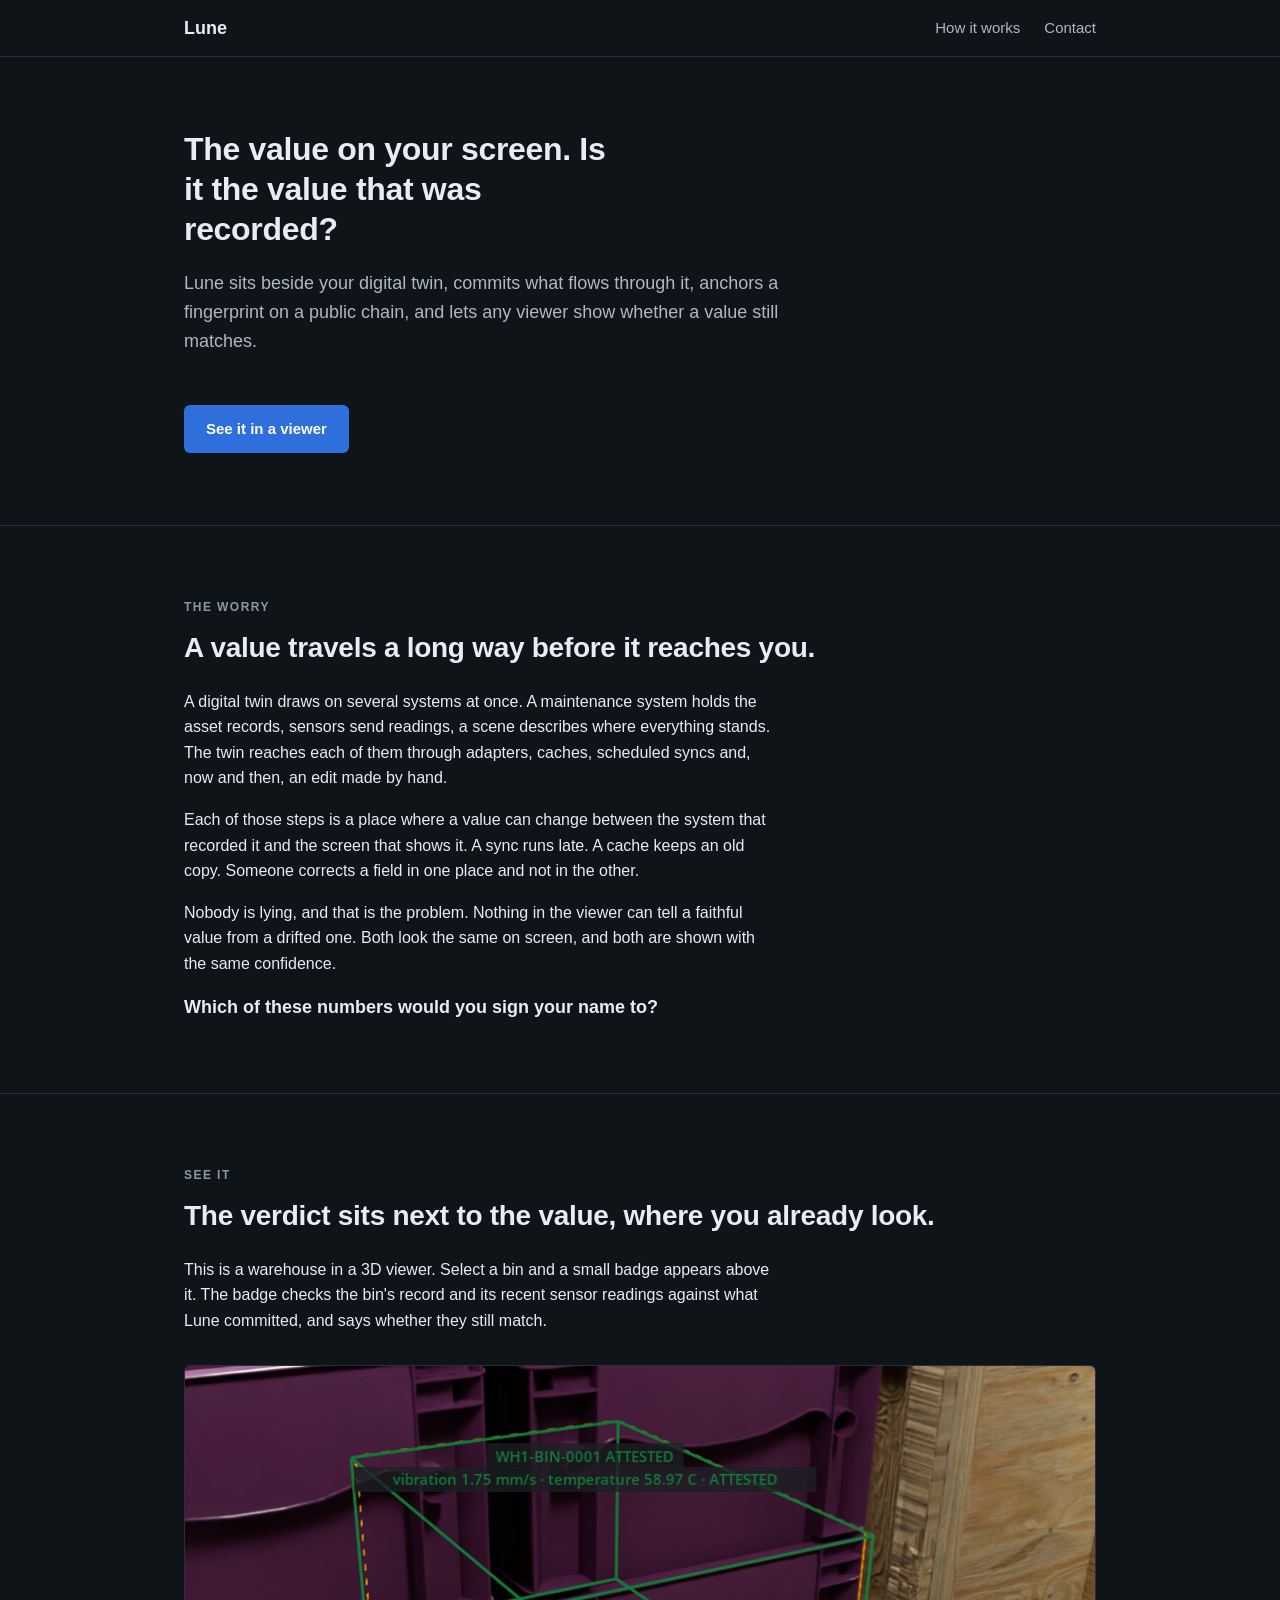
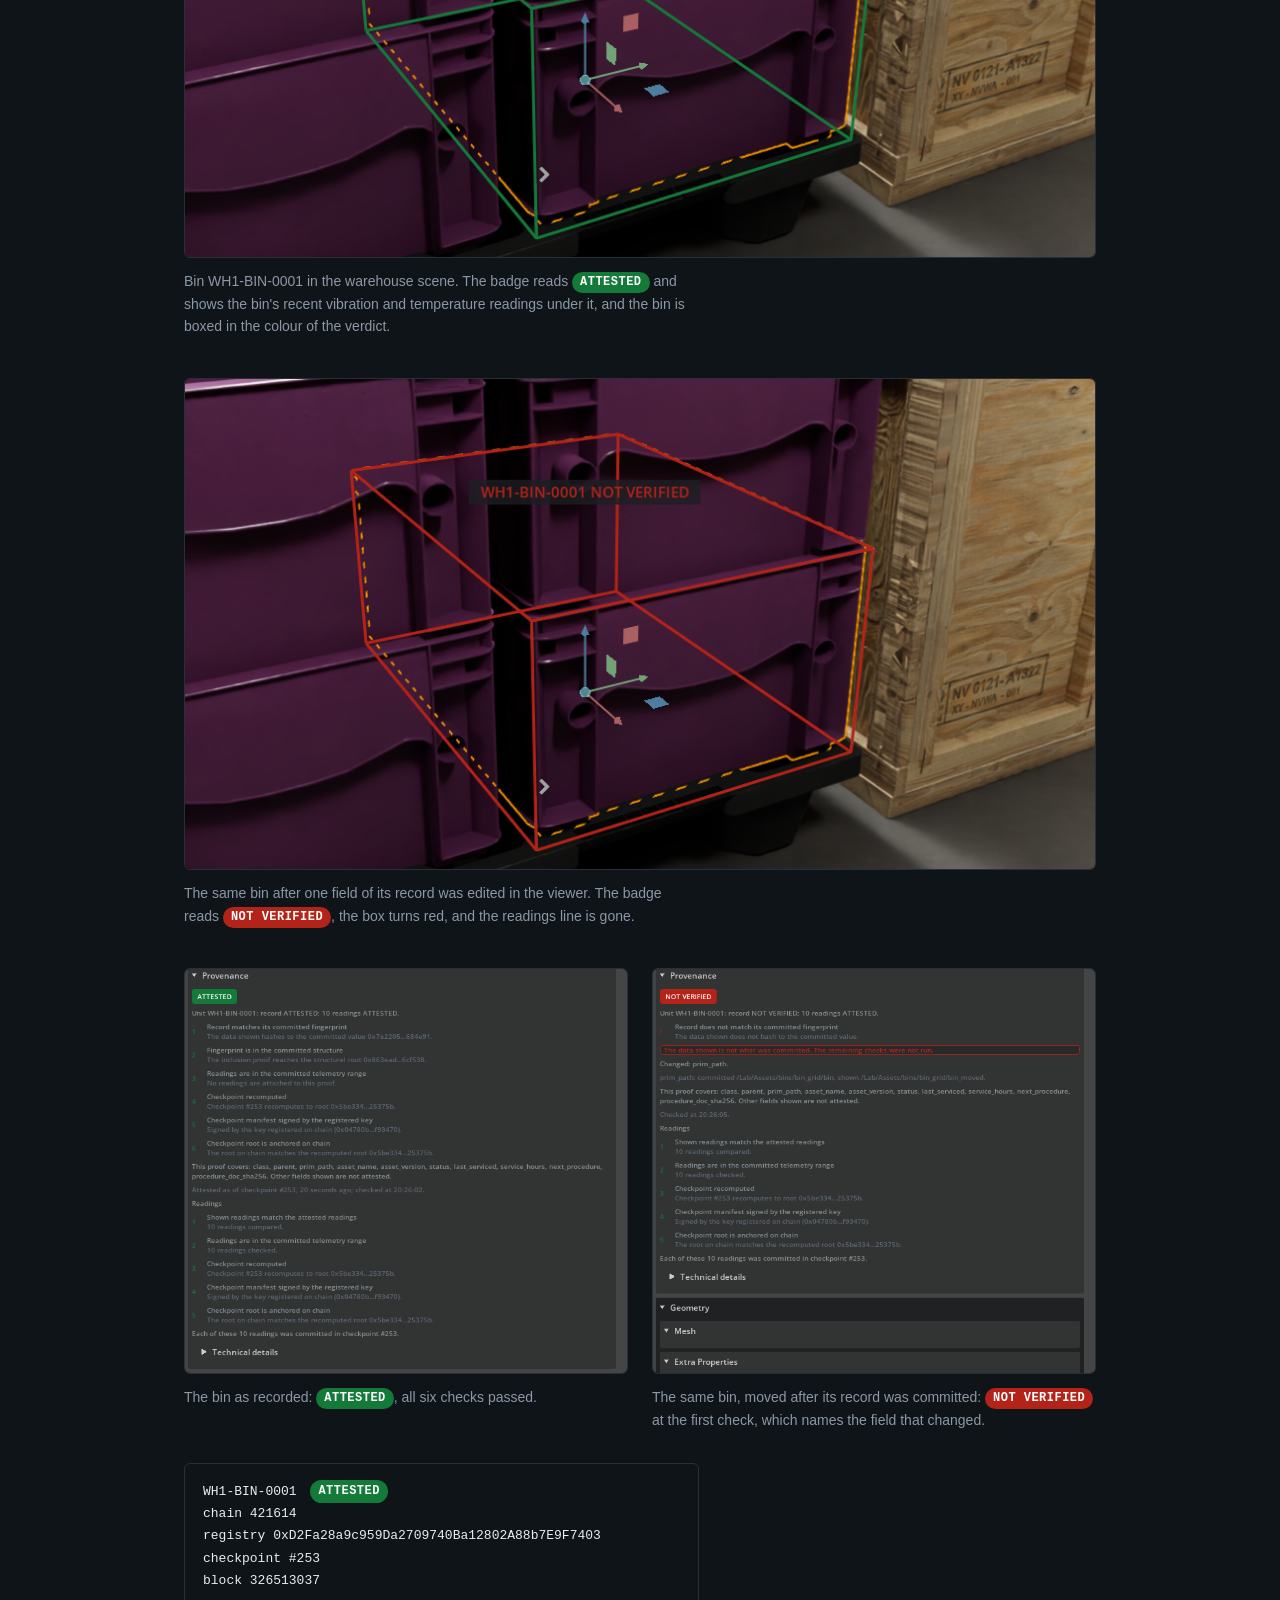
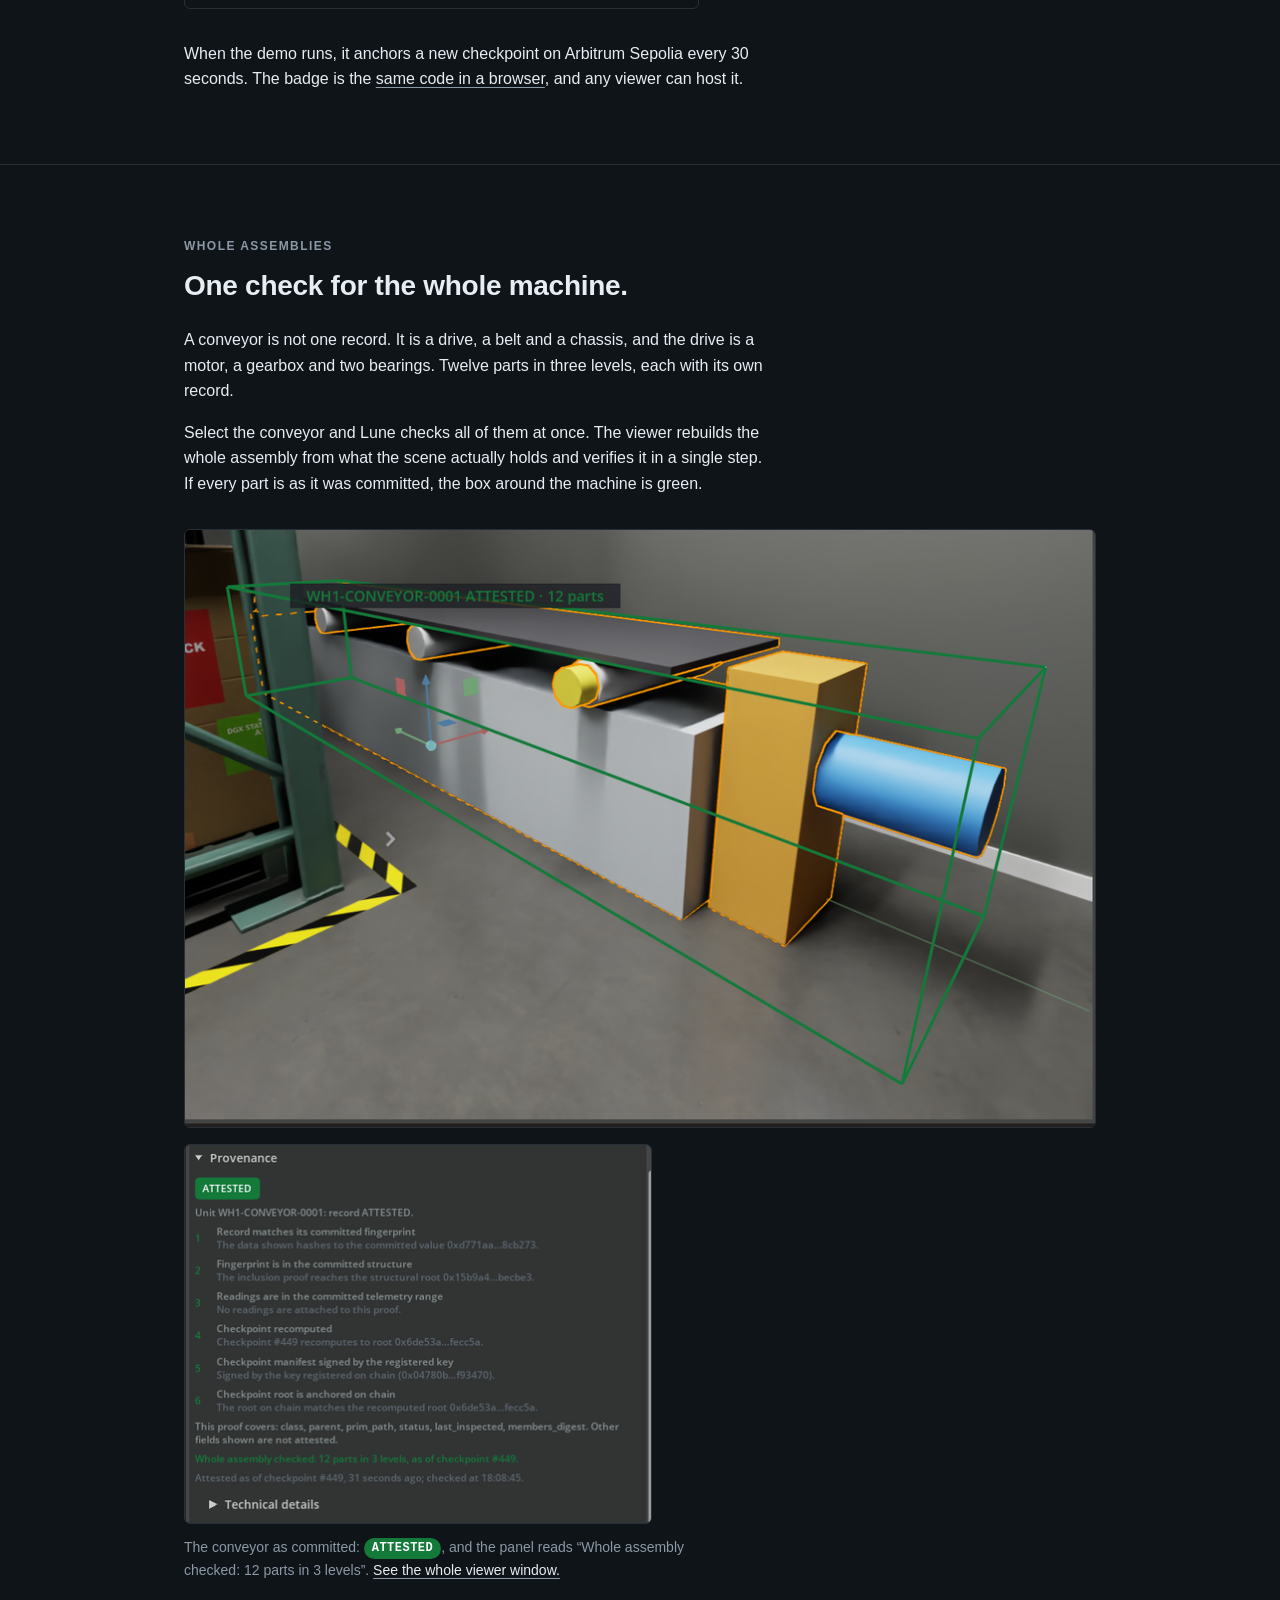
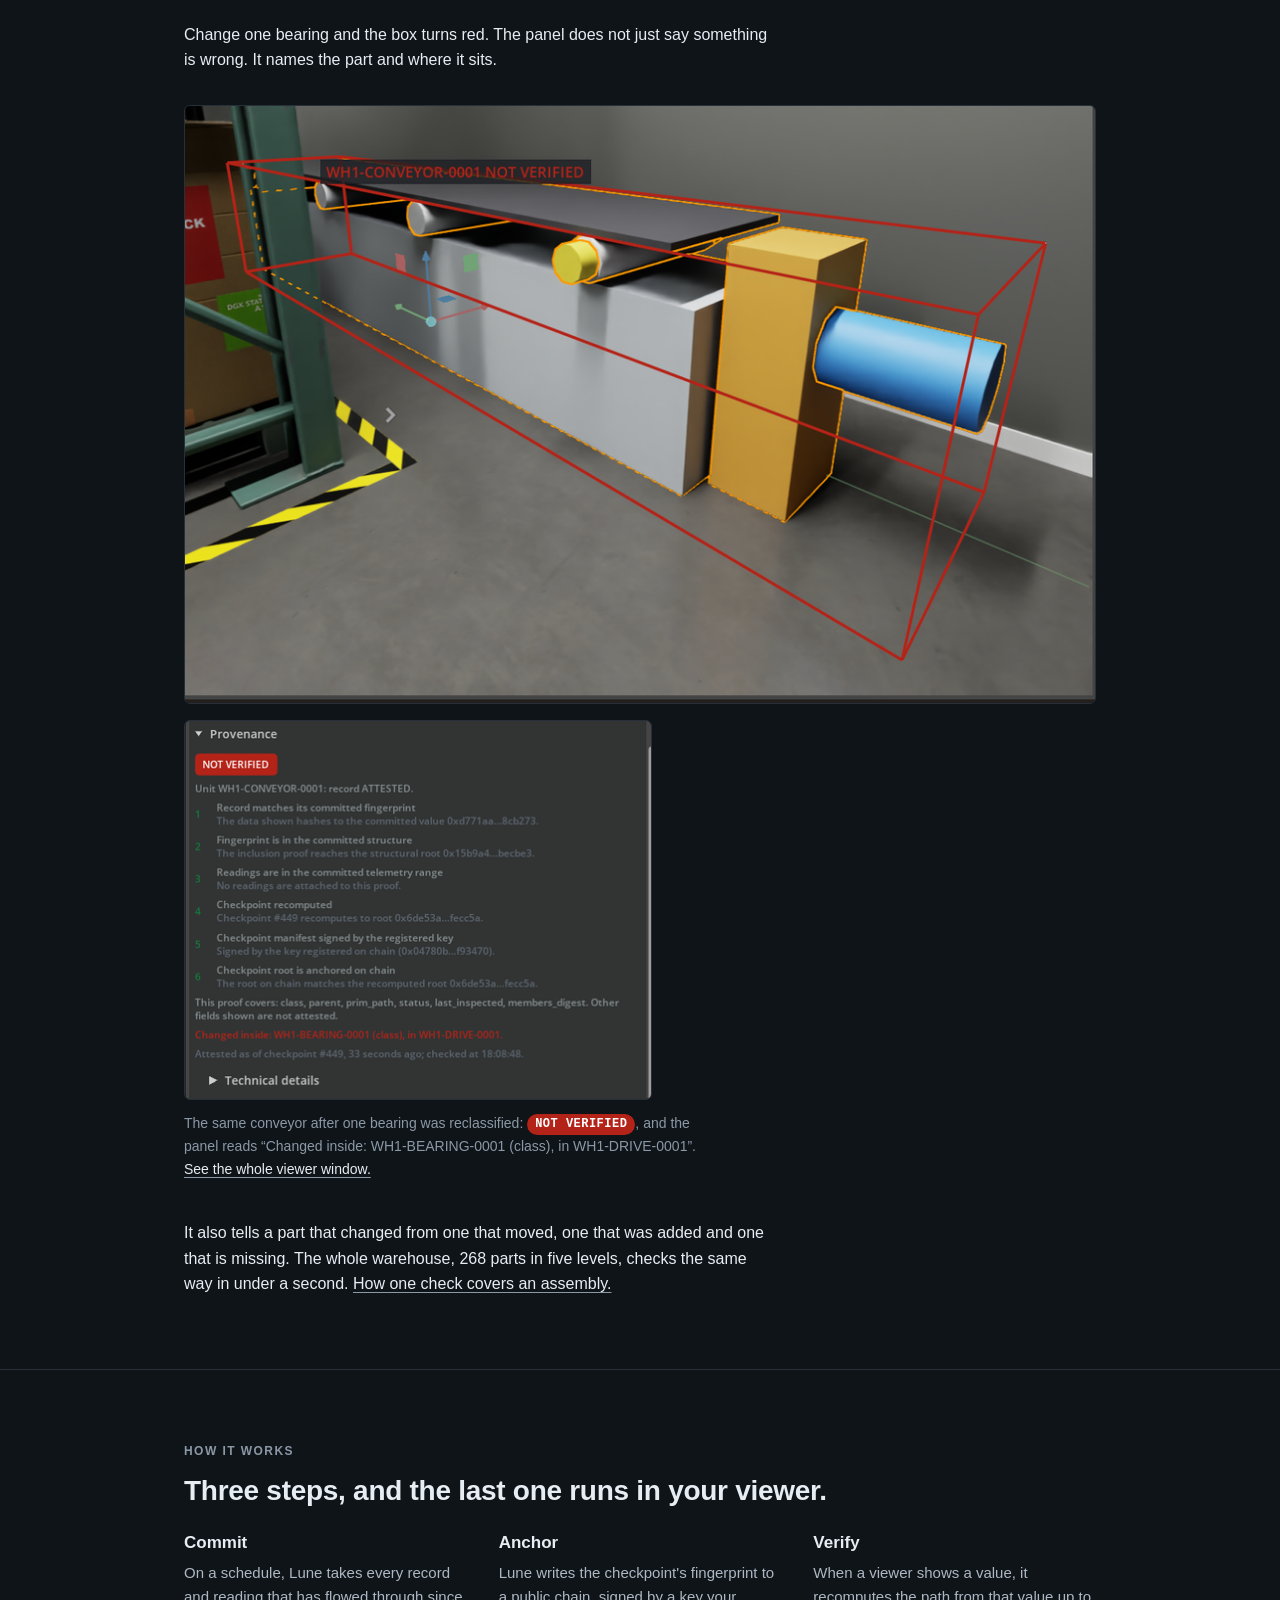
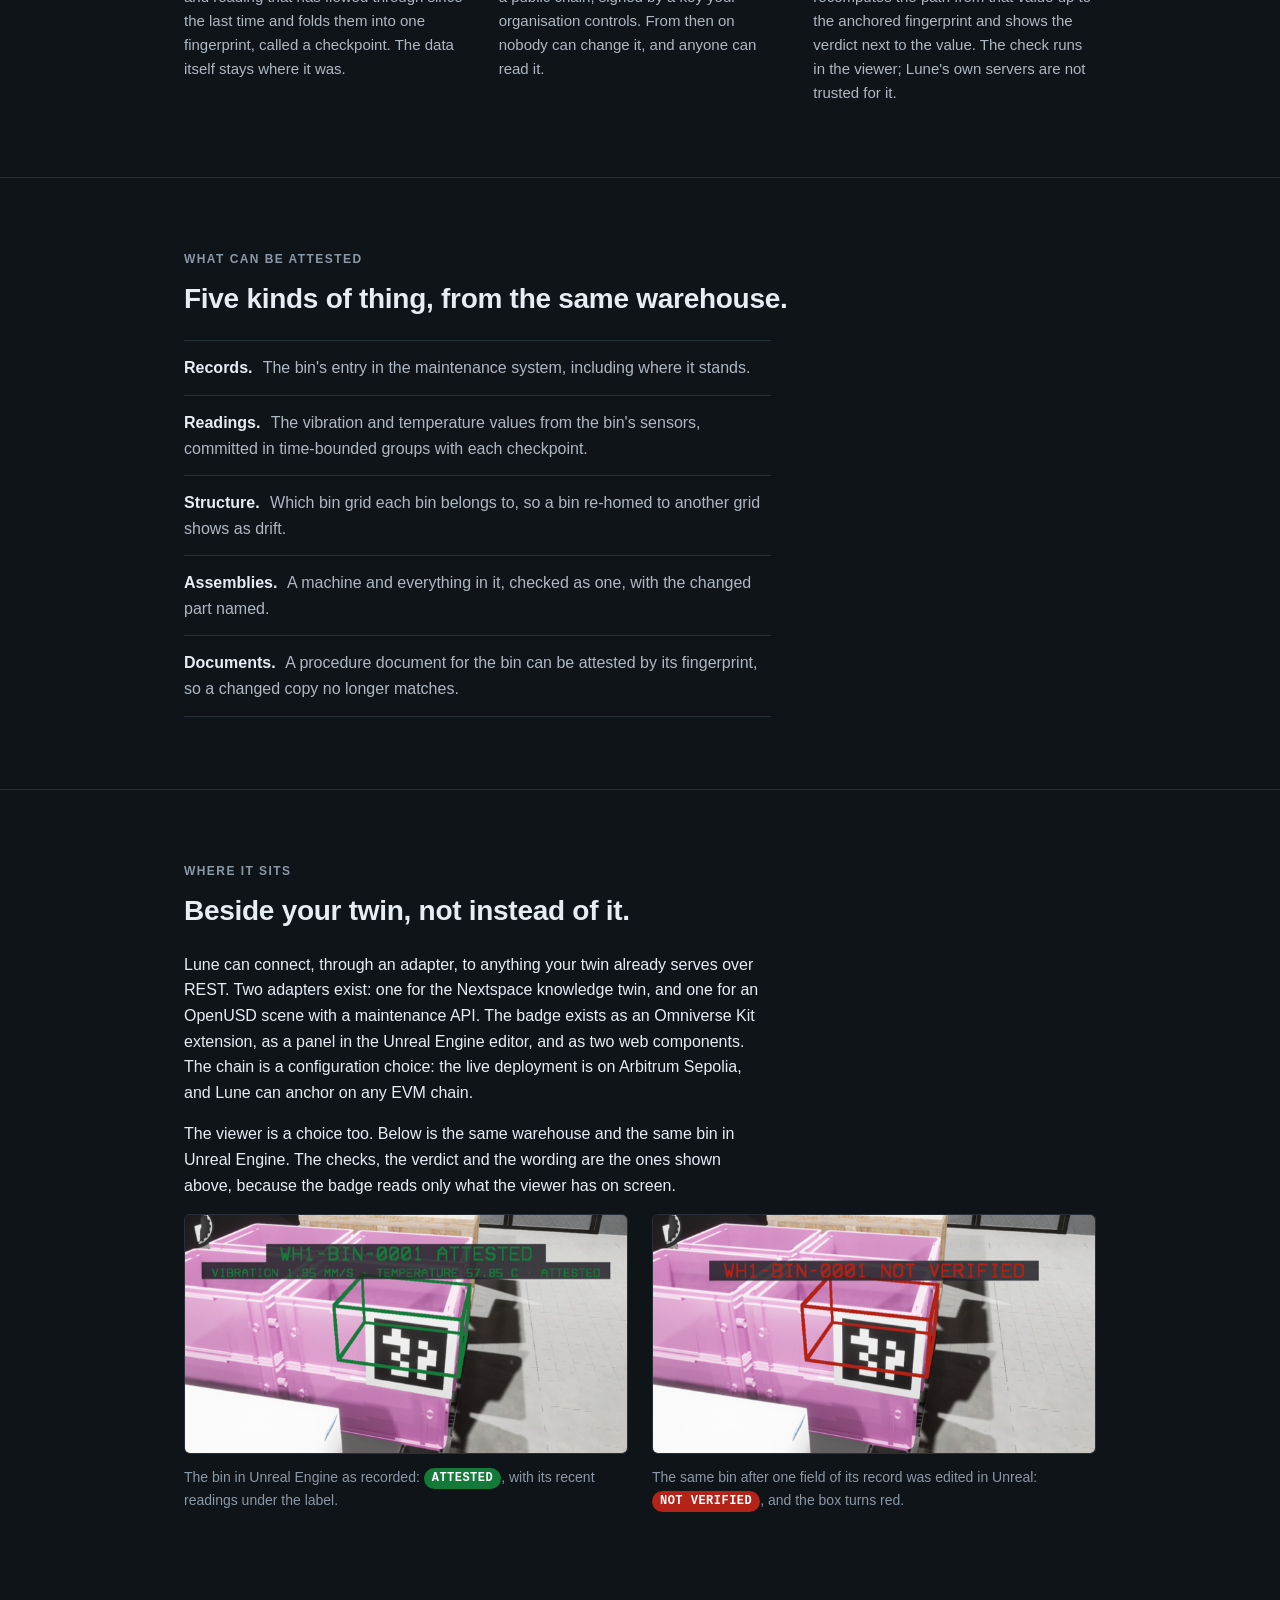
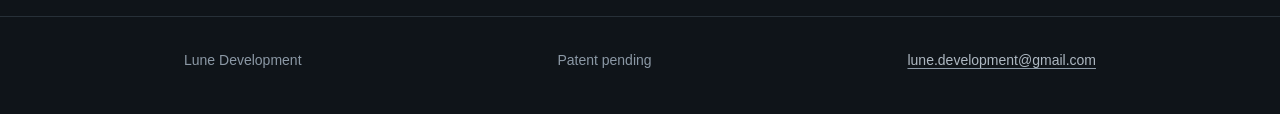
<file: index.html>
<!doctype html>
<html lang="en">
<head>
<meta charset="utf-8">
<meta name="viewport" content="width=device-width, initial-scale=1">
<title>Lune</title>
<meta name="description" content="Lune shows, in the viewer you already use, whether a value on screen still matches the value that was recorded.">
<link rel="stylesheet" href="site.css">
</head>
<body>

<header class="site-header">
  <div class="wrap">
    <a class="name" href="index.html">Lune</a>
    <nav>
      <a href="how-it-works.html">How it works</a>
      <a href="#contact">Contact</a>
    </nav>
  </div>
</header>

<main>

<section id="opening">
  <div class="wrap">
    <h1>The value on your screen. Is it the value that was recorded?</h1>
    <p class="lede">Lune sits beside your digital twin, commits what flows through it, anchors a fingerprint on a public chain, and lets any viewer show whether a value still matches.</p>
    <a class="button" href="#see-it">See it in a viewer</a>
  </div>
</section>

<section id="worry">
  <div class="wrap">
    <span class="label">The worry</span>
    <h2>A value travels a long way before it reaches you.</h2>
    <p>A digital twin draws on several systems at once. A maintenance system holds the asset records, sensors send readings, a scene describes where everything stands. The twin reaches each of them through adapters, caches, scheduled syncs and, now and then, an edit made by hand.</p>
    <p>Each of those steps is a place where a value can change between the system that recorded it and the screen that shows it. A sync runs late. A cache keeps an old copy. Someone corrects a field in one place and not in the other.</p>
    <p>Nobody is lying, and that is the problem. Nothing in the viewer can tell a faithful value from a drifted one. Both look the same on screen, and both are shown with the same confidence.</p>
    <p class="closing">Which of these numbers would you sign your name to?</p>
  </div>
</section>

<section id="see-it">
  <div class="wrap">
    <span class="label">See it</span>
    <h2>The verdict sits next to the value, where you already look.</h2>
    <p>This is a warehouse in a 3D viewer. Select a bin and a small badge appears above it. The badge checks the bin's record and its recent sensor readings against what Lune committed, and says whether they still match.</p>

    <figure class="lead">
      <img class="shot" src="img/lead.png" width="920" height="496" alt="The Lune badge over a bin in a 3D warehouse scene: WH1-BIN-0001 ATTESTED in green, with the readings from the past minute under it and a green box around the bin">
      <figcaption>Bin WH1-BIN-0001 in the warehouse scene. The badge reads <span class="pill good">ATTESTED</span> and shows the bin's recent vibration and temperature readings under it, and the bin is boxed in the colour of the verdict.</figcaption>
    </figure>

    <figure class="lead">
      <img class="shot" src="img/lead-changed.png" width="920" height="496" alt="The same bin from the same camera after one field of its record was edited: WH1-BIN-0001 NOT VERIFIED in red, no readings line, and a red box around the bin">
      <figcaption>The same bin after one field of its record was edited in the viewer. The badge reads <span class="pill bad">NOT VERIFIED</span>, the box turns red, and the readings line is gone.</figcaption>
    </figure>

    <div class="panels">
      <figure>
        <img class="shot" src="img/panel-attested.png" width="646" height="590" alt="The Property panel for the bin as recorded: ATTESTED, six checks passed">
        <figcaption>The bin as recorded: <span class="pill good">ATTESTED</span>, all six checks passed.</figcaption>
      </figure>
      <figure>
        <img class="shot" src="img/panel-drifted.png" width="646" height="590" alt="The Property panel for the same bin after it was moved: NOT VERIFIED at the first check, naming the field that changed">
        <figcaption>The same bin, moved after its record was committed: <span class="pill bad">NOT VERIFIED</span> at the first check, which names the field that changed.</figcaption>
      </figure>
    </div>

    <div class="readout" aria-label="Attestation details for a checkpoint of the demo on Arbitrum Sepolia">
      <div>WH1-BIN-0001 <span class="pill good">ATTESTED</span></div>
      <div>chain 421614</div>
      <div>registry 0xD2Fa28a9c959Da2709740Ba12802A88b7E9F7403</div>
      <div>checkpoint #253</div>
      <div>block 326513037</div>
    </div>

    <p>When the demo runs, it anchors a new checkpoint on Arbitrum Sepolia every 30 seconds. The badge is the <a href="how-it-works.html#plugs-in">same code in a browser</a>, and any viewer can host it.</p>
  </div>
</section>

<section id="assembly">
  <div class="wrap">
    <span class="label">Whole assemblies</span>
    <h2>One check for the whole machine.</h2>
    <p>A conveyor is not one record. It is a drive, a belt and a chassis, and the drive is a motor, a gearbox and two bearings. Twelve parts in three levels, each with its own record.</p>
    <p>Select the conveyor and Lune checks all of them at once. The viewer rebuilds the whole assembly from what the scene actually holds and verifies it in a single step. If every part is as it was committed, the box around the machine is green.</p>

    <figure class="lead">
      <a href="img/assembly-attested.png"><img class="shot" src="img/assembly-attested-view.png" width="930" height="610" alt="The conveyor selected in the 3D viewer, boxed in green and labelled WH1-CONVEYOR-0001 ATTESTED, 12 parts"></a>
      <img class="shot detail" src="img/assembly-attested-panel.png" width="468" height="380" alt="The conveyor's Provenance panel: ATTESTED, six checks passed, and the line Whole assembly checked: 12 parts in 3 levels, as of checkpoint #449">
      <figcaption>The conveyor as committed: <span class="pill good">ATTESTED</span>, and the panel reads &ldquo;Whole assembly checked: 12 parts in 3 levels&rdquo;. <a href="img/assembly-attested.png">See the whole viewer window.</a></figcaption>
    </figure>

    <p>Change one bearing and the box turns red. The panel does not just say something is wrong. It names the part and where it sits.</p>

    <figure class="lead">
      <a href="img/assembly-changed.png"><img class="shot" src="img/assembly-changed-view.png" width="930" height="610" alt="The same conveyor after one bearing was reclassified, boxed in red and labelled WH1-CONVEYOR-0001 NOT VERIFIED"></a>
      <img class="shot detail" src="img/assembly-changed-panel.png" width="468" height="380" alt="The conveyor's Provenance panel: NOT VERIFIED, and in red the line Changed inside: WH1-BEARING-0001 (class), in WH1-DRIVE-0001">
      <figcaption>The same conveyor after one bearing was reclassified: <span class="pill bad">NOT VERIFIED</span>, and the panel reads &ldquo;Changed inside: WH1-BEARING-0001 (class), in WH1-DRIVE-0001&rdquo;. <a href="img/assembly-changed.png">See the whole viewer window.</a></figcaption>
    </figure>

    <p>It also tells a part that changed from one that moved, one that was added and one that is missing. The whole warehouse, 268 parts in five levels, checks the same way in under a second. <a href="how-it-works.html#assemblies">How one check covers an assembly.</a></p>
  </div>
</section>

<section id="how">
  <div class="wrap">
    <span class="label">How it works</span>
    <h2>Three steps, and the last one runs in your viewer.</h2>
    <ol class="steps" role="list">
      <li>
        <h3>Commit</h3>
        <p>On a schedule, Lune takes every record and reading that has flowed through since the last time and folds them into one fingerprint, called a checkpoint. The data itself stays where it was.</p>
      </li>
      <li>
        <h3>Anchor</h3>
        <p>Lune writes the checkpoint's fingerprint to a public chain, signed by a key your organisation controls. From then on nobody can change it, and anyone can read it.</p>
      </li>
      <li>
        <h3>Verify</h3>
        <p>When a viewer shows a value, it recomputes the path from that value up to the anchored fingerprint and shows the verdict next to the value. The check runs in the viewer; Lune's own servers are not trusted for it.</p>
      </li>
    </ol>
  </div>
</section>

<section id="what">
  <div class="wrap">
    <span class="label">What can be attested</span>
    <h2>Five kinds of thing, from the same warehouse.</h2>
    <ul class="kinds" role="list">
      <li><strong>Records.</strong> The bin's entry in the maintenance system, including where it stands.</li>
      <li><strong>Readings.</strong> The vibration and temperature values from the bin's sensors, committed in time-bounded groups with each checkpoint.</li>
      <li><strong>Structure.</strong> Which bin grid each bin belongs to, so a bin re-homed to another grid shows as drift.</li>
      <li><strong>Assemblies.</strong> A machine and everything in it, checked as one, with the changed part named.</li>
      <li><strong>Documents.</strong> A procedure document for the bin can be attested by its fingerprint, so a changed copy no longer matches.</li>
    </ul>
  </div>
</section>

<section id="beside">
  <div class="wrap">
    <span class="label">Where it sits</span>
    <h2>Beside your twin, not instead of it.</h2>
    <p>Lune can connect, through an adapter, to anything your twin already serves over REST. Two adapters exist: one for the Nextspace knowledge twin, and one for an OpenUSD scene with a maintenance API. The badge exists as an Omniverse Kit extension, as a panel in the Unreal Engine editor, and as two web components. The chain is a configuration choice: the live deployment is on Arbitrum Sepolia, and Lune can anchor on any EVM chain.</p>
    <p>The viewer is a choice too. Below is the same warehouse and the same bin in Unreal Engine. The checks, the verdict and the wording are the ones shown above, because the badge reads only what the viewer has on screen.</p>
    <div class="panels">
      <figure>
        <img class="shot" src="img/unreal-attested.png" width="646" height="348" alt="The same bin in the Unreal Engine editor: WH1-BIN-0001 ATTESTED in green over its readings line, and a green box around the bin">
        <figcaption>The bin in Unreal Engine as recorded: <span class="pill good">ATTESTED</span>, with its recent readings under the label.</figcaption>
      </figure>
      <figure>
        <img class="shot" src="img/unreal-not-verified.png" width="646" height="348" alt="The same bin in the Unreal Engine editor after one field of its record was edited: WH1-BIN-0001 NOT VERIFIED in red, no readings line, and a red box around the bin">
        <figcaption>The same bin after one field of its record was edited in Unreal: <span class="pill bad">NOT VERIFIED</span>, and the box turns red.</figcaption>
      </figure>
    </div>
  </div>
</section>

</main>

<footer class="site-footer" id="contact">
  <div class="wrap">
    <span>Lune Development</span>
    <span>Patent pending</span>
    <a href="mailto:lune.development@gmail.com">lune.development@gmail.com</a>
  </div>
</footer>

</body>
</html>
</file>
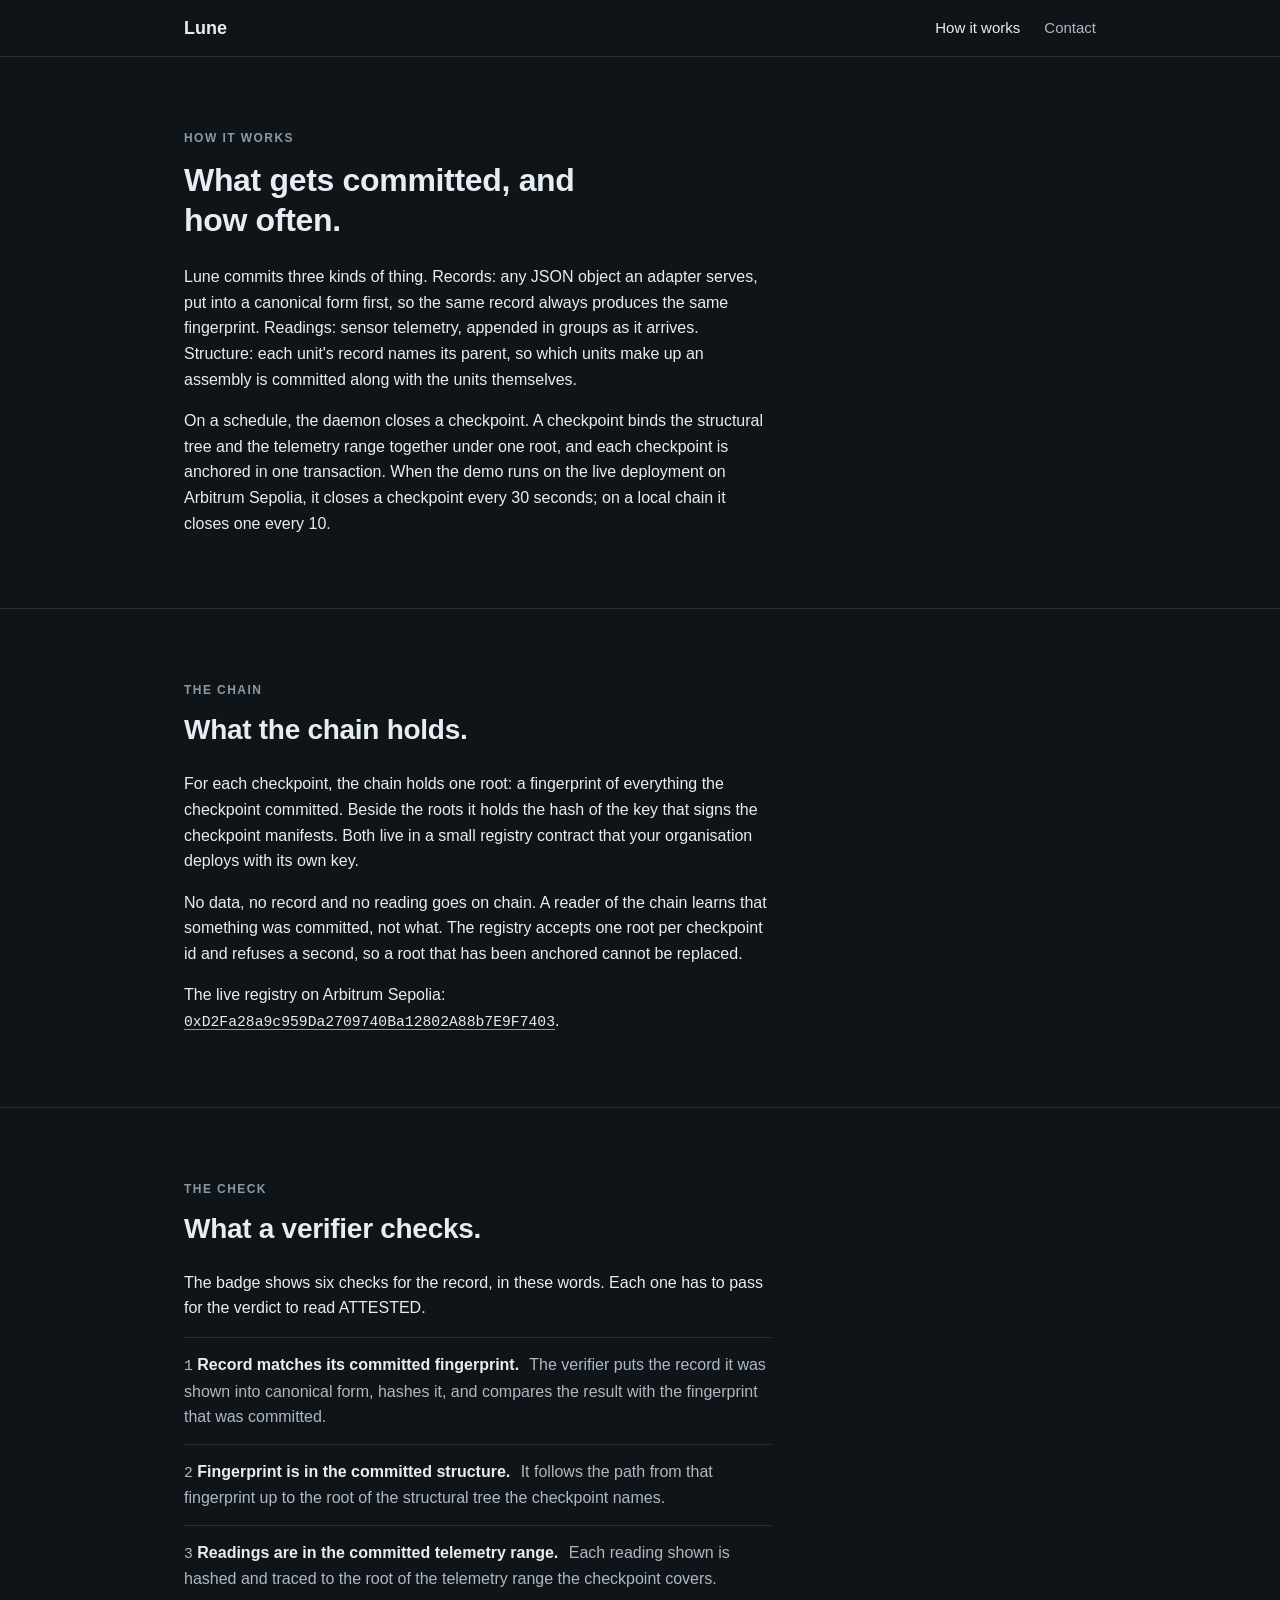
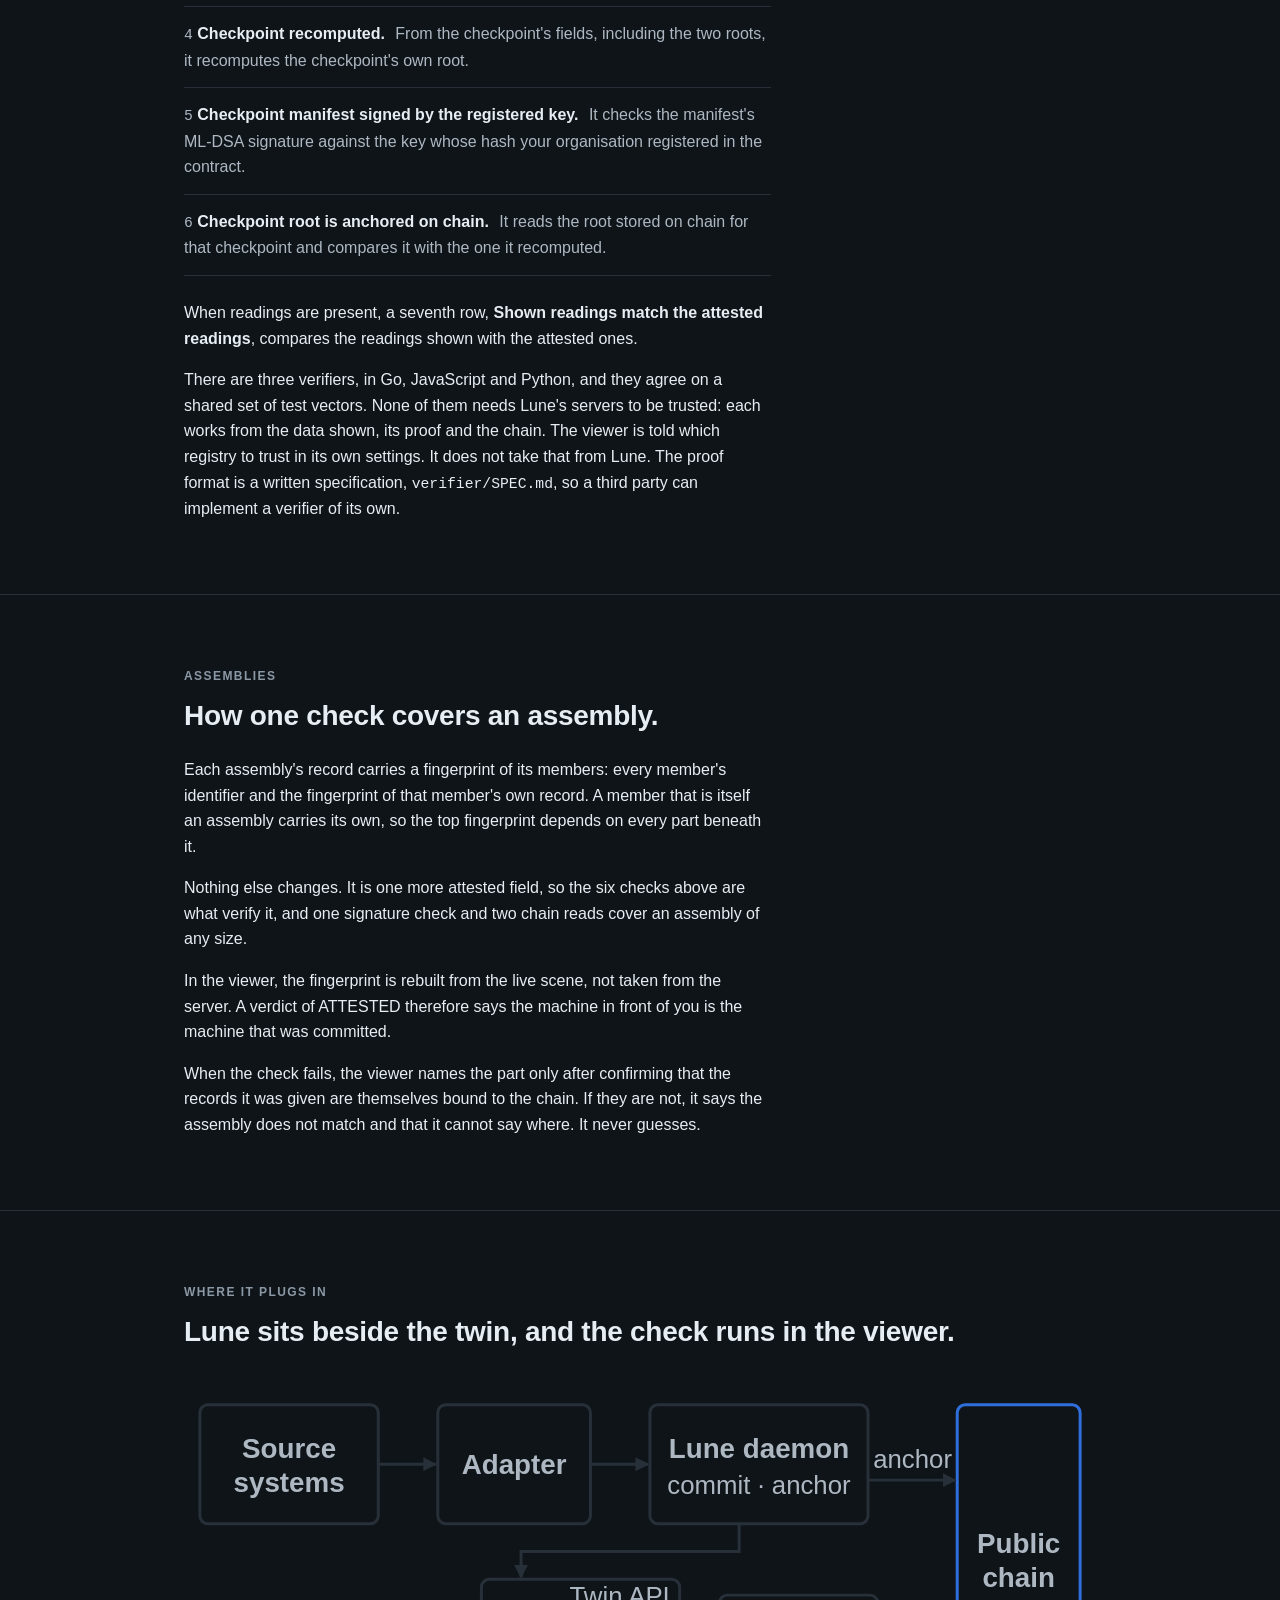
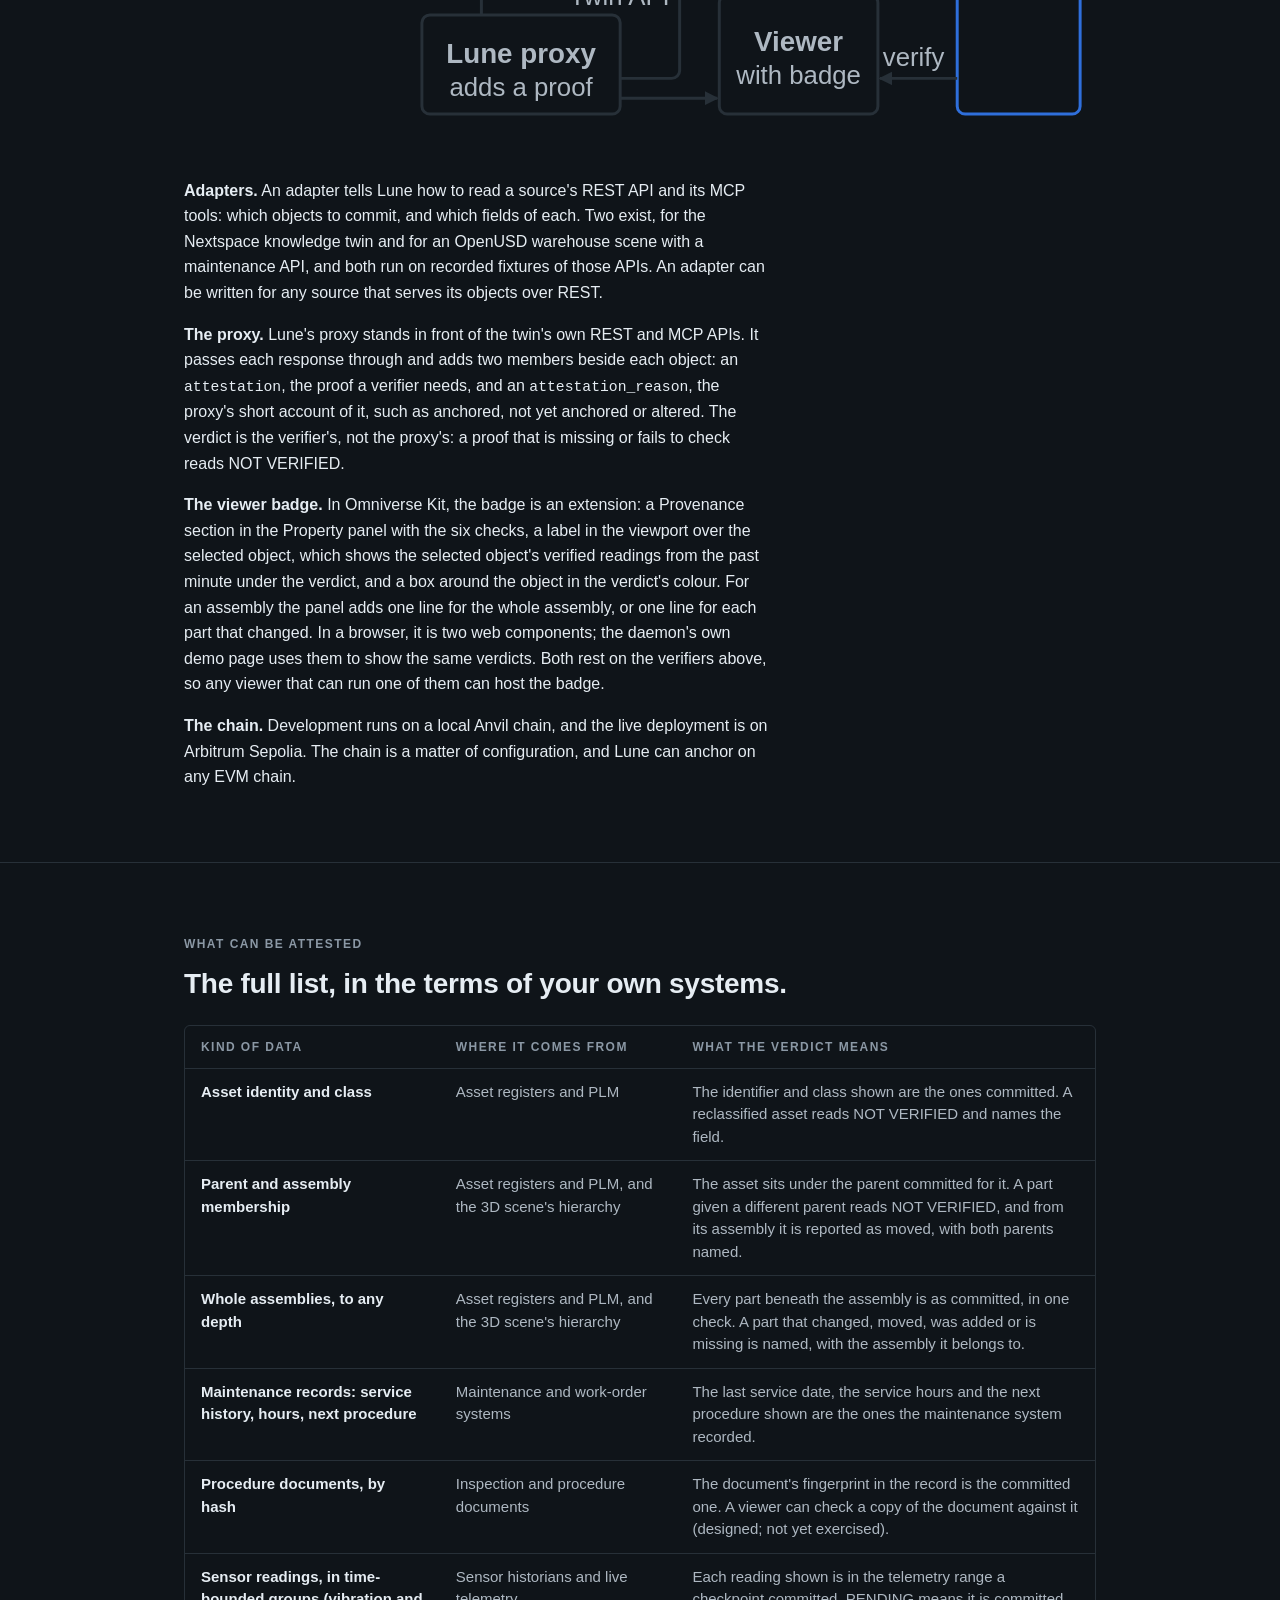
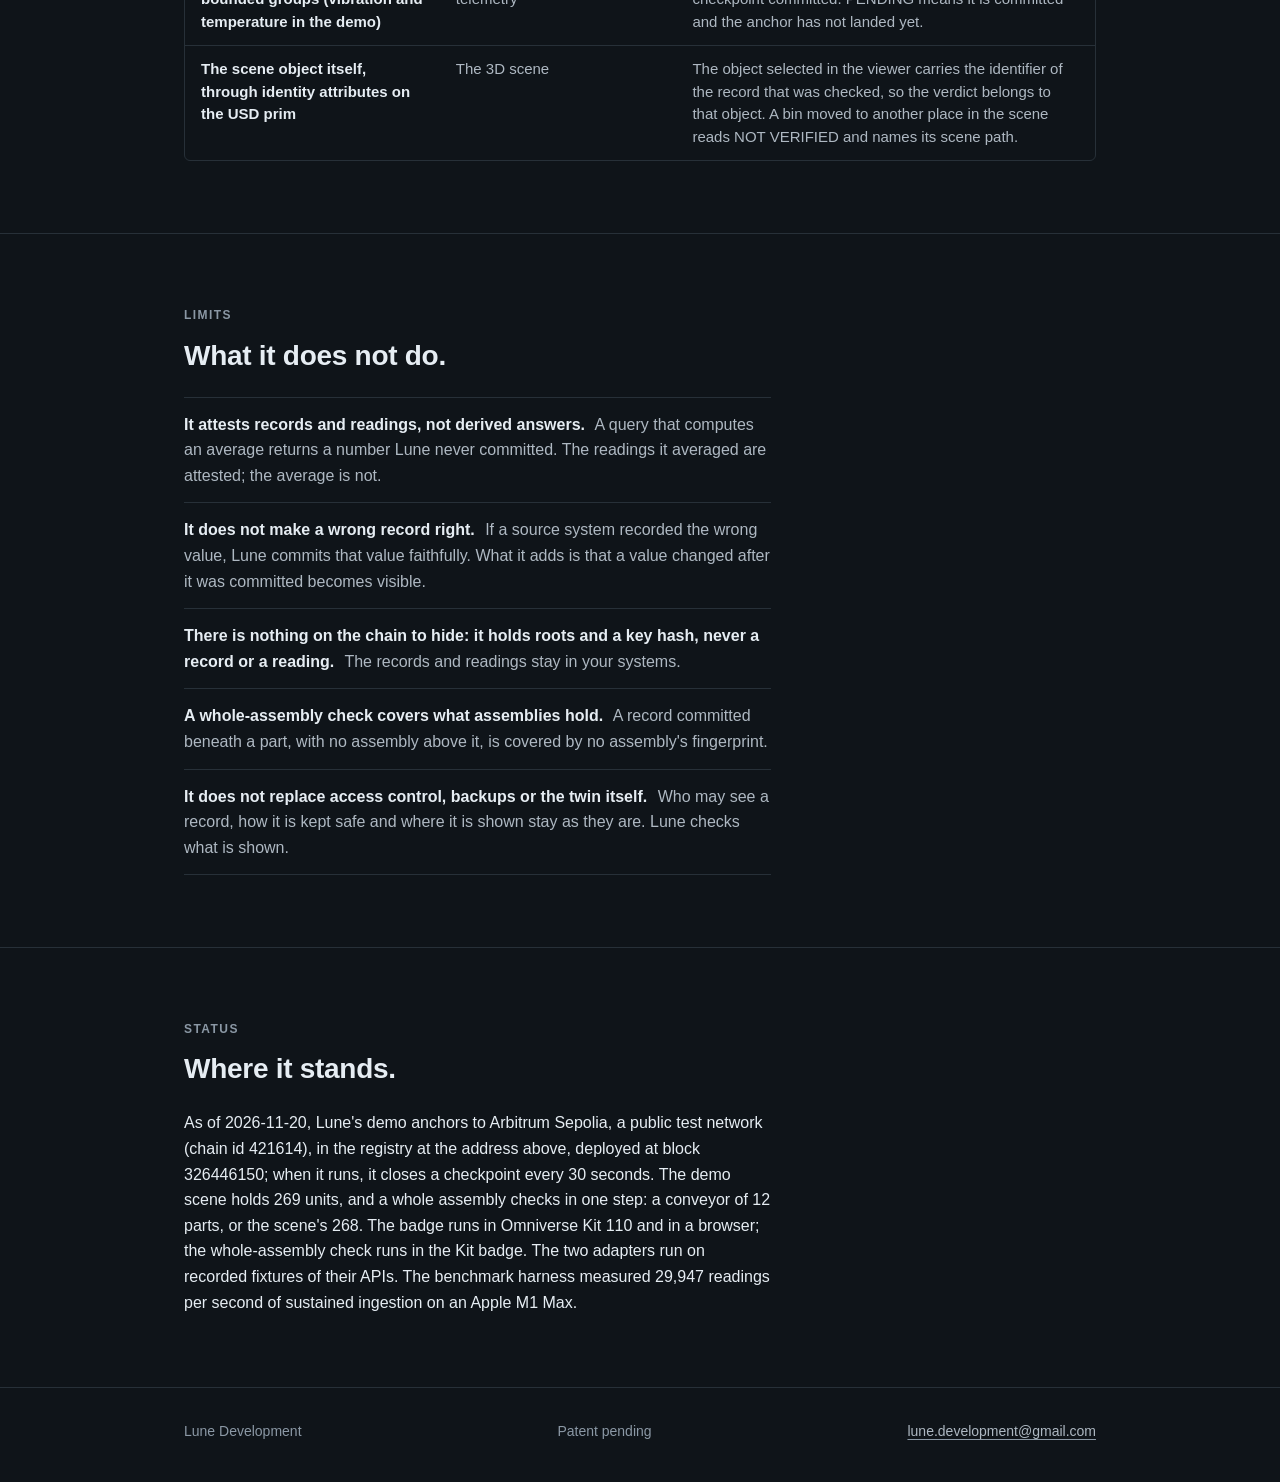
<file: how-it-works.html>
<!doctype html>
<html lang="en">
<head>
<meta charset="utf-8">
<meta name="viewport" content="width=device-width, initial-scale=1">
<title>How Lune works</title>
<meta name="description" content="What Lune commits, what the chain holds, what a verifier checks, where Lune plugs in, and where it stands today.">
<link rel="stylesheet" href="site.css">
</head>
<body>

<header class="site-header">
  <div class="wrap">
    <a class="name" href="index.html">Lune</a>
    <nav>
      <a href="how-it-works.html" aria-current="page">How it works</a>
      <a href="#contact">Contact</a>
    </nav>
  </div>
</header>

<main>

<section id="committed">
  <div class="wrap">
    <span class="label">How it works</span>
    <h1>What gets committed, and how often.</h1>
    <p>Lune commits three kinds of thing. Records: any JSON object an adapter serves, put into a canonical form first, so the same record always produces the same fingerprint. Readings: sensor telemetry, appended in groups as it arrives. Structure: each unit's record names its parent, so which units make up an assembly is committed along with the units themselves.</p>
    <p>On a schedule, the daemon closes a checkpoint. A checkpoint binds the structural tree and the telemetry range together under one root, and each checkpoint is anchored in one transaction. When the demo runs on the live deployment on Arbitrum Sepolia, it closes a checkpoint every 30 seconds; on a local chain it closes one every 10.</p>
  </div>
</section>

<section id="chain">
  <div class="wrap">
    <span class="label">The chain</span>
    <h2>What the chain holds.</h2>
    <p>For each checkpoint, the chain holds one root: a fingerprint of everything the checkpoint committed. Beside the roots it holds the hash of the key that signs the checkpoint manifests. Both live in a small registry contract that your organisation deploys with its own key.</p>
    <p>No data, no record and no reading goes on chain. A reader of the chain learns that something was committed, not what. The registry accepts one root per checkpoint id and refuses a second, so a root that has been anchored cannot be replaced.</p>
    <p>The live registry on Arbitrum Sepolia: <a class="mono" href="https://sepolia.arbiscan.io/address/0xd2fa28a9c959da2709740ba12802a88b7e9f7403">0xD2Fa28a9c959Da2709740Ba12802A88b7E9F7403</a>.</p>
  </div>
</section>

<section id="checks">
  <div class="wrap">
    <span class="label">The check</span>
    <h2>What a verifier checks.</h2>
    <p>The badge shows six checks for the record, in these words. Each one has to pass for the verdict to read ATTESTED.</p>
    <ol class="kinds" role="list">
      <li><span class="mono">1</span> <strong>Record matches its committed fingerprint.</strong> The verifier puts the record it was shown into canonical form, hashes it, and compares the result with the fingerprint that was committed.</li>
      <li><span class="mono">2</span> <strong>Fingerprint is in the committed structure.</strong> It follows the path from that fingerprint up to the root of the structural tree the checkpoint names.</li>
      <li><span class="mono">3</span> <strong>Readings are in the committed telemetry range.</strong> Each reading shown is hashed and traced to the root of the telemetry range the checkpoint covers.</li>
      <li><span class="mono">4</span> <strong>Checkpoint recomputed.</strong> From the checkpoint's fields, including the two roots, it recomputes the checkpoint's own root.</li>
      <li><span class="mono">5</span> <strong>Checkpoint manifest signed by the registered key.</strong> It checks the manifest's ML-DSA signature against the key whose hash your organisation registered in the contract.</li>
      <li><span class="mono">6</span> <strong>Checkpoint root is anchored on chain.</strong> It reads the root stored on chain for that checkpoint and compares it with the one it recomputed.</li>
    </ol>
    <p>When readings are present, a seventh row, <strong>Shown readings match the attested readings</strong>, compares the readings shown with the attested ones.</p>
    <p>There are three verifiers, in Go, JavaScript and Python, and they agree on a shared set of test vectors. None of them needs Lune's servers to be trusted: each works from the data shown, its proof and the chain. The viewer is told which registry to trust in its own settings. It does not take that from Lune. The proof format is a written specification, <code>verifier/SPEC.md</code>, so a third party can implement a verifier of its own.</p>
  </div>
</section>

<section id="assemblies">
  <div class="wrap">
    <span class="label">Assemblies</span>
    <h2>How one check covers an assembly.</h2>
    <p>Each assembly's record carries a fingerprint of its members: every member's identifier and the fingerprint of that member's own record. A member that is itself an assembly carries its own, so the top fingerprint depends on every part beneath it.</p>
    <p>Nothing else changes. It is one more attested field, so the six checks above are what verify it, and one signature check and two chain reads cover an assembly of any size.</p>
    <p>In the viewer, the fingerprint is rebuilt from the live scene, not taken from the server. A verdict of ATTESTED therefore says the machine in front of you is the machine that was committed.</p>
    <p>When the check fails, the viewer names the part only after confirming that the records it was given are themselves bound to the chain. If they are not, it says the assembly does not match and that it cannot say where. It never guesses.</p>
  </div>
</section>

<section id="plugs-in">
  <div class="wrap">
    <span class="label">Where it plugs in</span>
    <h2>Lune sits beside the twin, and the check runs in the viewer.</h2>

    <figure class="diagram">
      <svg viewBox="0 0 920 360" role="img" aria-labelledby="diagram-title diagram-desc">
        <title id="diagram-title">Where Lune plugs in</title>
        <desc id="diagram-desc">Source systems feed an adapter, which feeds the Lune daemon, where records are committed and anchored. An arrow labelled anchor runs from the daemon to a public chain at the right edge. Another runs from the daemon to the twin API, which has the Lune proxy drawn in front of it; an arrow from the proxy feeds the viewer with the badge. An arrow labelled verify runs from the public chain to the viewer.</desc>
        <defs>
          <marker id="head" viewBox="0 0 10 10" refX="9" refY="5" markerUnits="userSpaceOnUse" markerWidth="14" markerHeight="14" orient="auto">
            <path class="head" d="M0 0 L10 5 L0 10 Z"/>
          </marker>
        </defs>

        <rect class="box" x="16" y="24" width="180" height="120" rx="8"/>
        <text x="106" y="78">Source</text>
        <text x="106" y="112">systems</text>

        <rect class="box" x="256" y="24" width="154" height="120" rx="8"/>
        <text x="333" y="94">Adapter</text>

        <rect class="box" x="470" y="24" width="220" height="120" rx="8"/>
        <text x="580" y="78">Lune daemon</text>
        <text class="small" x="580" y="114">commit · anchor</text>

        <rect class="box chain" x="780" y="24" width="124" height="312" rx="8"/>
        <text x="842" y="174">Public</text>
        <text x="842" y="208">chain</text>

        <rect class="box" x="300" y="200" width="200" height="100" rx="8"/>
        <text class="small end" x="490" y="226">Twin API</text>
        <rect class="box" x="240" y="236" width="200" height="100" rx="8"/>
        <text x="340" y="284">Lune proxy</text>
        <text class="small" x="340" y="318">adds a proof</text>

        <rect class="box" x="540" y="216" width="160" height="120" rx="8"/>
        <text x="620" y="272">Viewer</text>
        <text class="small" x="620" y="306">with badge</text>

        <path class="arrow" d="M196 84 H254" marker-end="url(#head)"/>
        <path class="arrow" d="M410 84 H468" marker-end="url(#head)"/>
        <path class="arrow" d="M690 100 H778" marker-end="url(#head)"/>
        <text class="small" x="735" y="88">anchor</text>
        <path class="arrow" d="M560 144 V172 H340 V198" marker-end="url(#head)"/>
        <path class="arrow" d="M440 320 H538" marker-end="url(#head)"/>
        <path class="arrow" d="M780 300 H702" marker-end="url(#head)"/>
        <text class="small" x="736" y="288">verify</text>
      </svg>
    </figure>

    <p><strong>Adapters.</strong> An adapter tells Lune how to read a source's REST API and its MCP tools: which objects to commit, and which fields of each. Two exist, for the Nextspace knowledge twin and for an OpenUSD warehouse scene with a maintenance API, and both run on recorded fixtures of those APIs. An adapter can be written for any source that serves its objects over REST.</p>
    <p><strong>The proxy.</strong> Lune's proxy stands in front of the twin's own REST and MCP APIs. It passes each response through and adds two members beside each object: an <code>attestation</code>, the proof a verifier needs, and an <code>attestation_reason</code>, the proxy's short account of it, such as anchored, not yet anchored or altered. The verdict is the verifier's, not the proxy's: a proof that is missing or fails to check reads NOT VERIFIED.</p>
    <p><strong>The viewer badge.</strong> In Omniverse Kit, the badge is an extension: a Provenance section in the Property panel with the six checks, a label in the viewport over the selected object, which shows the selected object's verified readings from the past minute under the verdict, and a box around the object in the verdict's colour. For an assembly the panel adds one line for the whole assembly, or one line for each part that changed. In a browser, it is two web components; the daemon's own demo page uses them to show the same verdicts. Both rest on the verifiers above, so any viewer that can run one of them can host the badge.</p>
    <p><strong>The chain.</strong> Development runs on a local Anvil chain, and the live deployment is on Arbitrum Sepolia. The chain is a matter of configuration, and Lune can anchor on any EVM chain.</p>
  </div>
</section>

<section id="attestable">
  <div class="wrap">
    <span class="label">What can be attested</span>
    <h2>The full list, in the terms of your own systems.</h2>
    <div class="table-wrap" role="region" aria-label="What can be attested" tabindex="0">
      <table class="attest">
        <thead>
          <tr>
            <th scope="col">Kind of data</th>
            <th scope="col">Where it comes from</th>
            <th scope="col">What the verdict means</th>
          </tr>
        </thead>
        <tbody>
          <tr>
            <td>Asset identity and class</td>
            <td>Asset registers and PLM</td>
            <td>The identifier and class shown are the ones committed. A reclassified asset reads NOT VERIFIED and names the field.</td>
          </tr>
          <tr>
            <td>Parent and assembly membership</td>
            <td>Asset registers and PLM, and the 3D scene's hierarchy</td>
            <td>The asset sits under the parent committed for it. A part given a different parent reads NOT VERIFIED, and from its assembly it is reported as moved, with both parents named.</td>
          </tr>
          <tr>
            <td>Whole assemblies, to any depth</td>
            <td>Asset registers and PLM, and the 3D scene's hierarchy</td>
            <td>Every part beneath the assembly is as committed, in one check. A part that changed, moved, was added or is missing is named, with the assembly it belongs to.</td>
          </tr>
          <tr>
            <td>Maintenance records: service history, hours, next procedure</td>
            <td>Maintenance and work-order systems</td>
            <td>The last service date, the service hours and the next procedure shown are the ones the maintenance system recorded.</td>
          </tr>
          <tr>
            <td>Procedure documents, by hash</td>
            <td>Inspection and procedure documents</td>
            <td>The document's fingerprint in the record is the committed one. A viewer can check a copy of the document against it (designed; not yet exercised).</td>
          </tr>
          <tr>
            <td>Sensor readings, in time-bounded groups (vibration and temperature in the demo)</td>
            <td>Sensor historians and live telemetry</td>
            <td>Each reading shown is in the telemetry range a checkpoint committed. PENDING means it is committed and the anchor has not landed yet.</td>
          </tr>
          <tr>
            <td>The scene object itself, through identity attributes on the USD prim</td>
            <td>The 3D scene</td>
            <td>The object selected in the viewer carries the identifier of the record that was checked, so the verdict belongs to that object. A bin moved to another place in the scene reads NOT VERIFIED and names its scene path.</td>
          </tr>
        </tbody>
      </table>
    </div>
  </div>
</section>

<section id="limits">
  <div class="wrap">
    <span class="label">Limits</span>
    <h2>What it does not do.</h2>
    <ul class="kinds" role="list">
      <li><strong>It attests records and readings, not derived answers.</strong> A query that computes an average returns a number Lune never committed. The readings it averaged are attested; the average is not.</li>
      <li><strong>It does not make a wrong record right.</strong> If a source system recorded the wrong value, Lune commits that value faithfully. What it adds is that a value changed after it was committed becomes visible.</li>
      <li><strong>There is nothing on the chain to hide: it holds roots and a key hash, never a record or a reading.</strong> The records and readings stay in your systems.</li>
      <li><strong>A whole-assembly check covers what assemblies hold.</strong> A record committed beneath a part, with no assembly above it, is covered by no assembly's fingerprint.</li>
      <li><strong>It does not replace access control, backups or the twin itself.</strong> Who may see a record, how it is kept safe and where it is shown stay as they are. Lune checks what is shown.</li>
    </ul>
  </div>
</section>

<section id="status">
  <div class="wrap">
    <span class="label">Status</span>
    <h2>Where it stands.</h2>
    <p>As of <time datetime="2026-11-20">2026-11-20</time>, Lune's demo anchors to Arbitrum Sepolia, a public test network (chain id 421614), in the registry at the address above, deployed at block 326446150; when it runs, it closes a checkpoint every 30 seconds. The demo scene holds 269 units, and a whole assembly checks in one step: a conveyor of 12 parts, or the scene's 268. The badge runs in Omniverse Kit 110 and in a browser; the whole-assembly check runs in the Kit badge. The two adapters run on recorded fixtures of their APIs. The benchmark harness measured 29,947 readings per second of sustained ingestion on an Apple M1 Max.</p>
  </div>
</section>

</main>

<footer class="site-footer" id="contact">
  <div class="wrap">
    <span>Lune Development</span>
    <span>Patent pending</span>
    <a href="mailto:lune.development@gmail.com">lune.development@gmail.com</a>
  </div>
</footer>

</body>
</html>
</file>
<file: site.css>
/* Lune site: the "Instrument" look. Shared by index.html and how-it-works.html. */

:root {
  --bg: #0f1419;
  --fg: #e6edf3;
  --fg-2: #aeb8c2;
  --fg-3: #8b98a5;
  --line: #273038;
  --accent: #2f6fdb;
  --good: #137a3a;
  --warn: #9a6400;
  --bad: #b42318;
  --grey: #5c6670;
  --on-accent: #ffffff;
  --sans: -apple-system, "Segoe UI", Roboto, Helvetica, Arial, sans-serif;
  --mono: ui-monospace, Menlo, Consolas, monospace;
  --measure: 66ch;
  --wide: 960px;
  --gutter: 24px;
}

* { box-sizing: border-box; }

html { scroll-behavior: smooth; }

body {
  margin: 0;
  background: var(--bg);
  color: var(--fg);
  font-family: var(--sans);
  font-size: 16px;
  line-height: 1.6;
  overflow-wrap: break-word;
  -webkit-text-size-adjust: 100%;
}

a { color: var(--fg); text-decoration: underline; text-decoration-color: var(--fg-3); text-underline-offset: 3px; }
a:hover { text-decoration-color: var(--fg); }

img { display: block; max-width: 100%; height: auto; }

h1, h2, h3 { margin: 0; font-weight: 700; line-height: 1.25; }
h1 { font-size: 32px; letter-spacing: -0.01em; }
h2 { font-size: 28px; letter-spacing: -0.01em; }
h3 { font-size: 17px; }

p { margin: 0 0 1em; max-width: var(--measure); }
p:last-child { margin-bottom: 0; }

code, .mono { font-family: var(--mono); font-size: 0.92em; }

/* Layout */

.wrap {
  max-width: var(--wide);
  margin: 0 auto;
  padding: 0 var(--gutter);
}

/* Header */

.site-header { border-bottom: 1px solid var(--line); }
.site-header .wrap {
  display: flex;
  align-items: center;
  justify-content: space-between;
  gap: 16px;
  height: 56px;
}
.site-header .name {
  font-weight: 700;
  font-size: 18px;
  text-decoration: none;
  color: var(--fg);
}
.site-header nav { display: flex; gap: 24px; }
.site-header nav a {
  color: var(--fg-2);
  text-decoration: none;
  font-size: 15px;
}
.site-header nav a:hover,
.site-header nav a[aria-current="page"] { color: var(--fg); }

/* Sections: a 72px vertical rhythm */

section { padding: 72px 0; border-bottom: 1px solid var(--line); }
section:last-of-type { border-bottom: 0; }

.label {
  display: block;
  margin: 0 0 12px;
  color: var(--fg-3);
  font-size: 12px;
  font-weight: 600;
  letter-spacing: 0.12em;
  text-transform: uppercase;
}
.label + h1, .label + h2 { margin-bottom: 24px; }
h1 { margin-bottom: 20px; max-width: 24ch; }
h1 + p, h2 + p { margin-top: 0; }

.lede { color: var(--fg-2); font-size: 18px; max-width: 62ch; }

.closing { color: var(--fg); font-weight: 600; font-size: 18px; }

/* The one button */

.button {
  display: inline-block;
  margin-top: 32px;
  padding: 12px 22px;
  border-radius: 6px;
  background: var(--accent);
  color: var(--on-accent);
  font-weight: 600;
  font-size: 15px;
  text-decoration: none;
}
.button:hover { filter: brightness(1.1); }

/* Figures */

figure { margin: 0; }
figcaption { margin-top: 12px; color: var(--fg-3); font-size: 14px; max-width: var(--measure); }
.shot { border: 1px solid var(--line); border-radius: 6px; overflow: hidden; }

.lead { margin: 32px 0 40px; }
/* A panel crop shown at its own size under a viewport crop, so its text stays readable. */
.shot.detail { display: block; margin-top: 16px; }

.panels {
  display: grid;
  grid-template-columns: 1fr 1fr;
  gap: 24px;
  align-items: start;
  margin-bottom: 32px;
}

/* Monospace readout in a hairline box */

.readout {
  margin: 0 0 32px;
  padding: 16px 18px;
  border: 1px solid var(--line);
  border-radius: 6px;
  font-family: var(--mono);
  font-size: 13px;
  line-height: 1.7;
  color: var(--fg-2);
  max-width: var(--measure);
}
.readout div { color: var(--fg); overflow-wrap: anywhere; }
.readout .pill { margin-left: 6px; }

/* Verdict pill, in the badge's own tones */

.pill {
  display: inline-block;
  padding: 1px 8px;
  border-radius: 999px;
  color: var(--on-accent);
  font-family: var(--mono);
  font-size: 12px;
  font-weight: 700;
  letter-spacing: 0.04em;
  vertical-align: 1px;
}
.pill.good { background: var(--good); }
.pill.warn { background: var(--warn); }
.pill.bad { background: var(--bad); }
.pill.grey { background: var(--grey); }

/* Steps and lists */

.steps {
  display: grid;
  grid-template-columns: repeat(3, 1fr);
  gap: 32px;
  margin: 0;
  padding: 0;
  list-style: none;
}
.steps h3 { margin-bottom: 8px; }
.steps p { color: var(--fg-2); font-size: 15px; }

.kinds { margin: 0; padding: 0; list-style: none; max-width: var(--measure); }
.kinds li { padding: 14px 0; border-top: 1px solid var(--line); color: var(--fg-2); }
.kinds li:last-child { border-bottom: 1px solid var(--line); }
.kinds strong { color: var(--fg); font-weight: 600; margin-right: 6px; }

/* Footer */

.site-footer { border-top: 1px solid var(--line); padding: 32px 0 48px; color: var(--fg-3); font-size: 14px; }
.site-footer .wrap { display: flex; flex-wrap: wrap; gap: 8px 24px; justify-content: space-between; }
.site-footer a { color: var(--fg-2); }

/* How it works: the diagram */

.diagram { margin: 32px 0 40px; }
.diagram svg { display: block; width: 100%; height: auto; max-width: 100%; }
.diagram .box { fill: var(--bg); stroke: var(--line); stroke-width: 3; }
.diagram .box.chain { stroke: var(--accent); }
.diagram .arrow { fill: none; stroke: var(--line); stroke-width: 3; }
.diagram .head { fill: var(--line); }
.diagram text {
  font-family: var(--sans);
  font-size: 28px;
  font-weight: 600;
  fill: var(--fg-2);
  text-anchor: middle;
}
.diagram text.small { font-size: 26px; font-weight: 400; }
.diagram text.end { text-anchor: end; }

#checks .kinds + p { margin-top: 24px; }

/* How it works: the attestable-data table */

.table-wrap {
  overflow-x: auto;
  border: 1px solid var(--line);
  border-radius: 6px;
}
.attest { width: 100%; border-collapse: collapse; font-size: 15px; line-height: 1.5; }
.attest th, .attest td {
  padding: 12px 16px;
  text-align: left;
  vertical-align: top;
  border-bottom: 1px solid var(--line);
}
.attest th {
  color: var(--fg-3);
  font-size: 12px;
  font-weight: 600;
  letter-spacing: 0.12em;
  text-transform: uppercase;
}
.attest td { color: var(--fg-2); }
.attest td:first-child { color: var(--fg); font-weight: 600; width: 28%; }
.attest td:nth-child(2) { width: 26%; }
.attest tbody tr:last-child td { border-bottom: 0; }

/* Phone width */

@media (max-width: 700px) {
  :root { --gutter: 16px; }
  h1 { font-size: 28px; }
  h2 { font-size: 24px; }
  .panels { grid-template-columns: 1fr; }
  .steps { grid-template-columns: 1fr; gap: 24px; }
  .site-header nav { gap: 16px; }
  .attest { min-width: 640px; }
}
</file>
